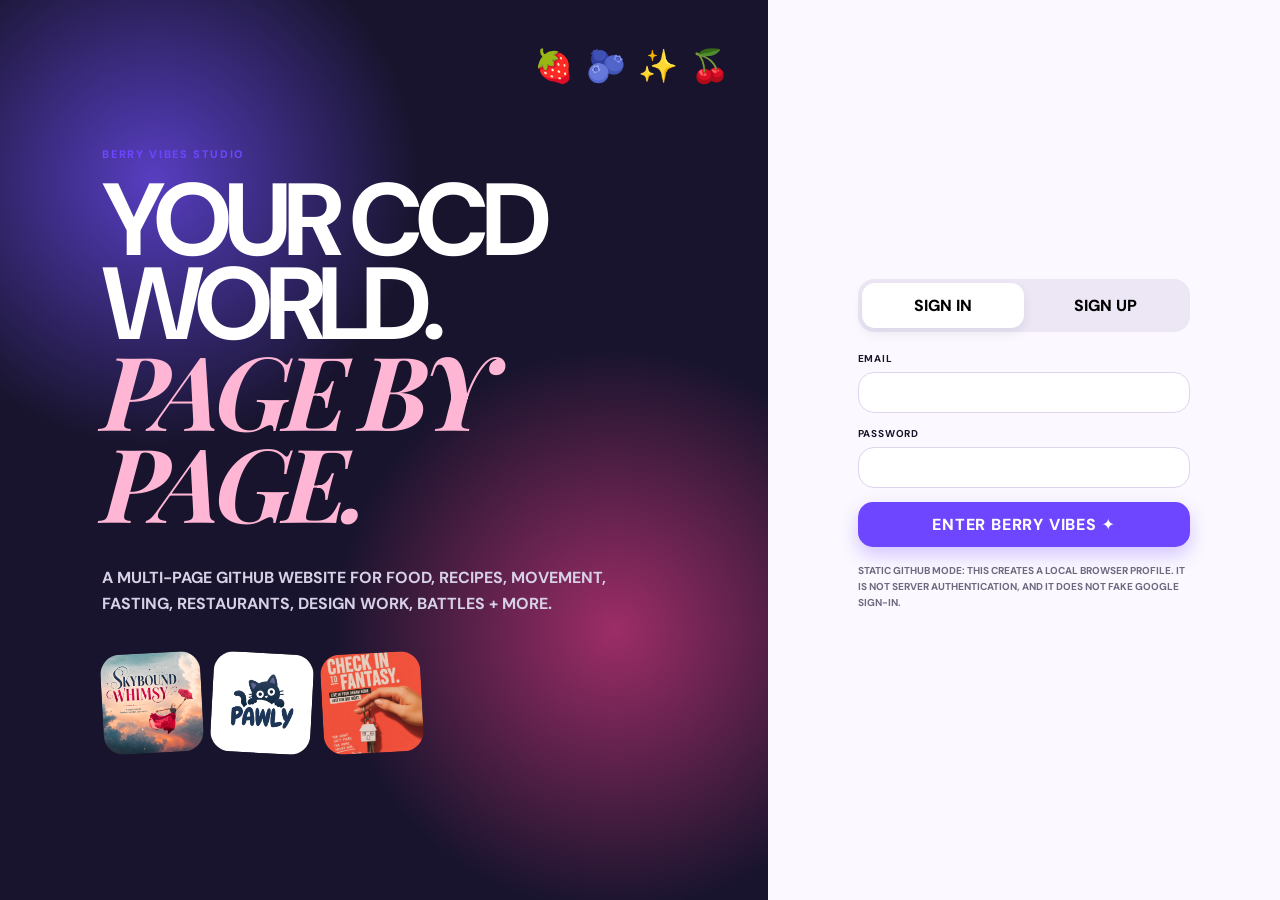
<file: index.html>
<!doctype html>
<html lang="en"><head><meta charset="utf-8"><meta name="viewport" content="width=device-width,initial-scale=1">
<meta name="theme-color" content="#6e46ff"><meta name="description" content="Berry Vibes Studio — playful multi-page Cozy Core Diet website.">
<title>TODAY, BUT MAKE IT BERRY. · Berry Vibes Studio</title>
<link rel="preconnect" href="https://fonts.googleapis.com"><link rel="preconnect" href="https://fonts.gstatic.com" crossorigin>
<link href="https://fonts.googleapis.com/css2?family=DM+Sans:wght@500;600;700;800&family=Playfair+Display:ital,wght@0,700;1,700&display=swap" rel="stylesheet">
<link rel="stylesheet" href="style.css"></head>
<body data-page="index">
<div class="grain" aria-hidden="true"></div><div class="cursor-glow" id="cursorGlow" aria-hidden="true"></div>
<aside class="rail">
      <a class="brand-lockup" href="index.html"><span class="berry-mark">B</span><span><b>BERRY VIBES</b><small>CCD STUDIO</small></span></a>
      <nav class="rail-nav" aria-label="Website pages"><a class="nav-link active" href="index.html"><span>✨</span><b>TODAY</b></a><a class="nav-link " href="foods.html"><span>🍽️</span><b>FOOD + SOTD</b></a><a class="nav-link " href="recipes.html"><span>🧪</span><b>RECIPE LAB</b></a><a class="nav-link " href="movement.html"><span>🚶🏽‍♀️</span><b>MOVEMENT</b></a><a class="nav-link " href="fasting.html"><span>⏳</span><b>FASTING</b></a><a class="nav-link " href="restaurants.html"><span>🍟</span><b>RESTAURANTS</b></a><a class="nav-link " href="battle.html"><span>🏆</span><b>FOOD BATTLE</b></a><a class="nav-link " href="shop.html"><span>🛍️</span><b>DESIGN SHOP</b></a><a class="nav-link " href="facts.html"><span>💬</span><b>FUN FACTS</b></a><a class="nav-link " href="bio.html"><span>🎨</span><b>BIO</b></a><a class="nav-link " href="profile.html"><span>👤</span><b>PROFILE</b></a></nav>
      <div class="rail-foot"><button class="ghost-button compact" data-signout>↪ SIGN OUT</button><small>GITHUB PAGES · LOCAL-FIRST</small></div>
    </aside>
<main class="page-shell">
  <header class="page-top"><div><span class="eyebrow" data-greeting>HELLO ✨</span><h1>TODAY, BUT MAKE IT BERRY.</h1><p>A focused dashboard — not a landing page. Your food, movement, water, fasting and next moves live here.</p></div><div class="profile-chip" data-profile-chip><span>🍓</span><b>BERRY PROFILE</b></div></header>
  
<section class="hero-panel dashboard-hero tilt-card"><div><span class="mini-kicker">DAILY BERRY BOARD</span><h2>YOUR DAY AT A GLANCE.</h2><p>Tap into another page when you want to log, build, compare, shop or customize. Nothing is crammed into one mega-page.</p></div><div class="orbit-badge"><span>✦</span><b id="todayDate">TODAY</b><small id="todayTime">--:--</small></div></section>
<section class="stat-grid" id="dashboardStats"></section>
<section class="split-grid"><article class="panel"><div class="section-head"><div><span class="mini-kicker">HORIZONTAL MACRO TRACKER</span><h2>FOOD TOTALS</h2></div><span class="pill">2,100–2,150 KCAL REFERENCE</span></div><div id="macroBars" class="bars"></div><div class="maintenance-strip"><div><b id="maintenanceText">NO FOOD LOGGED YET.</b><small>MOVEMENT BURN STAYS SEPARATE.</small></div><div class="track"><span id="maintenanceFill"></span></div></div></article>
<article class="panel"><div class="section-head"><div><span class="mini-kicker">HORIZONTAL FOOD PYRAMID</span><h2>DAY MIX</h2></div><span class="pill mint">AUTO-SORTED</span></div><div id="pyramidBars" class="bars"></div></article></section>
<section class="panel"><div class="section-head"><div><span class="mini-kicker">AUTOMATIC CLICK-TIME LOGS</span><h2>RECENT ACTIVITY</h2></div><button class="ghost-button" id="clearToday">CLEAR TODAY</button></div><div id="recentLogs" class="log-list"></div></section>
<section class="panel choice-panel"><div class="section-head"><div><span class="mini-kicker">5 MULTIPLE CHOICES</span><h2>WHAT'S NEXT?</h2></div><span class="pill coral">PICK A PORTAL</span></div><div class="choice-grid"><a href="foods.html">A · LOG FOOD 🍽️</a><a href="recipes.html">B · BUILD A RECIPE 🧪</a><a href="movement.html">C · LOG MOVEMENT 🚶🏽‍♀️</a><a href="battle.html">D · START A BATTLE 🏆</a><a href="shop.html">E · BROWSE DESIGNS 🛍️</a></div></section>

  <footer class="make-footer"><span>🍓 ✦ 🫐 ✦ 🍒</span><strong>LET'S MAKE... 😋😍😎</strong></footer>
</main>
<div class="toast" id="toast" role="status" aria-live="polite"></div>
<script src="script.js"></script></body></html>
</file>
<file: style.css>
:root{--accent:#6e46ff;--accent2:#ff5c99;--ink:#181529;--muted:#6f6980;--bg:#fbf8ff;--card:#fff;--line:#e9e1f4;--cream:#fff8e9;--mint:#dff8ec;--coral:#ffe0e6;--lav:#eee7ff;--blue:#dff1ff;--shadow:0 20px 50px rgba(52,32,84,.12);--radius:30px}*{box-sizing:border-box}html{scroll-behavior:smooth}body{margin:0;background:var(--bg);color:var(--ink);font-family:"DM Sans",system-ui,sans-serif;font-weight:700;min-height:100vh}button,input,select,textarea{font:inherit}button,a{tap-highlight-color:transparent}a{color:inherit;text-decoration:none}.grain{position:fixed;inset:0;pointer-events:none;z-index:-1;opacity:.13;background-image:url("data:image/svg+xml,%3Csvg viewBox='0 0 180 180' xmlns='http://www.w3.org/2000/svg'%3E%3Cfilter id='n'%3E%3CfeTurbulence type='fractalNoise' baseFrequency='.9' numOctaves='3' stitchTiles='stitch'/%3E%3C/filter%3E%3Crect width='100%25' height='100%25' filter='url(%23n)' opacity='.22'/%3E%3C/svg%3E")}.cursor-glow{position:fixed;width:240px;height:240px;border-radius:50%;background:radial-gradient(circle,color-mix(in srgb,var(--accent) 16%,transparent),transparent 68%);pointer-events:none;z-index:-1;transform:translate(-50%,-50%)}.rail{position:fixed;left:20px;top:20px;bottom:20px;width:250px;background:#181529;color:white;border-radius:34px;padding:22px;display:flex;flex-direction:column;z-index:20;box-shadow:var(--shadow)}.brand-lockup{display:flex;gap:12px;align-items:center;padding:6px 4px 18px}.berry-mark{width:46px;height:46px;border-radius:17px;display:grid;place-items:center;background:linear-gradient(135deg,var(--accent),var(--accent2));font-family:"Playfair Display",serif;font-size:26px}.brand-lockup b{display:block;font-size:18px;letter-spacing:.02em}.brand-lockup small{display:block;color:#cfc9df;margin-top:2px;font-size:11px;letter-spacing:.12em}.rail-nav{display:flex;flex-direction:column;gap:6px;overflow:auto;padding-right:2px}.nav-link{display:flex;align-items:center;gap:12px;padding:11px 13px;border-radius:16px;color:#dcd7ea;transition:.2s}.nav-link span{font-size:20px}.nav-link b{font-size:12px;letter-spacing:.05em}.nav-link:hover,.nav-link.active{background:white;color:var(--ink);transform:translateX(4px)}.rail-foot{margin-top:auto;display:grid;gap:8px}.rail-foot small{color:#9f98b4;font-size:9px;letter-spacing:.11em}.page-shell{margin-left:290px;max-width:1500px;padding:28px 34px 60px}.page-top{display:flex;justify-content:space-between;align-items:flex-start;gap:22px;margin-bottom:22px}.page-top h1{font-size:clamp(42px,6vw,88px);line-height:.9;margin:10px 0 14px;letter-spacing:-.055em;max-width:1000px}.page-top p{font-size:16px;color:var(--muted);max-width:820px;margin:0;line-height:1.6}.eyebrow,.mini-kicker{font-size:11px;letter-spacing:.15em;color:var(--accent);font-weight:800}.profile-chip{background:var(--card);border:1px solid var(--line);padding:10px 14px;border-radius:18px;display:flex;align-items:center;gap:8px;white-space:nowrap;box-shadow:0 8px 24px rgba(52,32,84,.07)}.profile-chip span{font-size:22px}.profile-chip b{font-size:11px;letter-spacing:.08em}.panel,.hero-panel{background:var(--card);border:1px solid var(--line);border-radius:var(--radius);padding:24px;box-shadow:0 10px 30px rgba(52,32,84,.07);margin-bottom:20px;position:relative;overflow:hidden}.panel:after{content:"";position:absolute;width:120px;height:120px;border-radius:50%;background:linear-gradient(135deg,color-mix(in srgb,var(--accent) 10%,transparent),transparent);right:-50px;top:-50px;pointer-events:none}.section-head,.shop-head{display:flex;justify-content:space-between;align-items:center;gap:16px;margin-bottom:18px}.section-head h2,.shop-head h2,.panel h2{font-size:clamp(24px,3vw,42px);margin:4px 0 0;letter-spacing:-.035em}.pill{display:inline-flex;align-items:center;background:var(--lav);padding:8px 12px;border-radius:999px;font-size:10px;letter-spacing:.08em;color:#4e37a8}.pill.mint{background:var(--mint);color:#17684c}.pill.coral{background:var(--coral);color:#9c294f}.hero-panel{min-height:250px;display:grid;grid-template-columns:1.4fr .6fr;align-items:center;background:linear-gradient(135deg,#1b1630 0%,#2a1f48 45%,color-mix(in srgb,var(--accent) 85%,#392c58) 100%);color:white}.dashboard-hero h2{font-family:"Playfair Display",serif;font-size:clamp(38px,5vw,72px);margin:8px 0}.dashboard-hero p{color:#e7e0f7;max-width:680px;line-height:1.6}.orbit-badge{justify-self:end;width:180px;aspect-ratio:1;border-radius:50%;background:radial-gradient(circle at 35% 30%,#fff,#f9e4ff 44%,#ffb0d0 45%,#7757ff 72%,#1b1630 73%);color:#1b1630;display:grid;place-items:center;align-content:center;box-shadow:inset 0 0 0 10px rgba(255,255,255,.25);animation:float 4s ease-in-out infinite}.orbit-badge span{font-size:28px}.orbit-badge b{font-size:20px}.orbit-badge small{font-size:12px}.stat-grid{display:grid;grid-template-columns:repeat(5,minmax(0,1fr));gap:14px;margin-bottom:20px}.stat-card{padding:18px;border-radius:24px;border:1px solid var(--line);background:var(--card);min-height:120px;display:flex;flex-direction:column;justify-content:space-between}.stat-card:nth-child(2){background:var(--mint)}.stat-card:nth-child(3){background:var(--cream)}.stat-card:nth-child(4){background:var(--blue)}.stat-card:nth-child(5){background:var(--coral)}.stat-card span{font-size:11px;letter-spacing:.1em}.stat-card strong{font-size:30px;letter-spacing:-.04em}.split-grid{display:grid;grid-template-columns:1fr 1fr;gap:20px}.bars{display:grid;gap:14px}.bar-row{display:grid;grid-template-columns:120px 1fr 80px;align-items:center;gap:12px}.bar-row b{font-size:11px;letter-spacing:.08em}.bar-row strong{text-align:right;font-size:13px}.track,.bar-track{height:14px;background:#eeeaf4;border-radius:999px;overflow:hidden}.bar-fill,.track span{display:block;height:100%;border-radius:inherit;background:linear-gradient(90deg,var(--accent),var(--accent2));transition:width .6s cubic-bezier(.2,.8,.2,1)}.maintenance-strip{margin-top:22px;background:#19162a;color:white;border-radius:22px;padding:16px;display:grid;gap:12px}.maintenance-strip b,.maintenance-strip small{display:block}.maintenance-strip small{color:#c9c2d9;margin-top:4px;font-size:10px}.log-list{display:grid;gap:10px}.log-entry{display:grid;grid-template-columns:42px 1fr auto;gap:12px;align-items:center;padding:13px 14px;border:1px solid var(--line);border-radius:18px;background:#fff}.log-entry>span{font-size:26px}.log-entry b{display:block;font-size:13px}.log-entry small{display:block;color:var(--muted);font-size:10px;margin-top:3px}.log-entry strong{font-size:12px}.empty{padding:28px;text-align:center;border:1px dashed #d9d1e7;border-radius:20px;color:var(--muted)}.choice-grid{display:grid;grid-template-columns:repeat(5,1fr);gap:12px}.choice-grid a{min-height:110px;border-radius:22px;padding:18px;background:linear-gradient(145deg,var(--lav),#fff);border:1px solid var(--line);display:flex;align-items:flex-end;font-size:13px;transition:.2s}.choice-grid a:hover{transform:translateY(-5px) rotate(-1deg);box-shadow:var(--shadow)}.filter-row{display:flex;gap:10px;flex-wrap:wrap;margin-bottom:18px}.control{border:1px solid #ded5ed;background:#fff;border-radius:16px;padding:13px 14px;outline:none;color:var(--ink);min-width:180px}.control:focus{border-color:var(--accent);box-shadow:0 0 0 4px color-mix(in srgb,var(--accent) 13%,transparent)}input.control{flex:1}.card-grid{display:grid;grid-template-columns:repeat(3,minmax(0,1fr));gap:16px}.food-card,.recipe-card{border:1px solid var(--line);border-radius:24px;overflow:hidden;background:#fff;transition:.2s}.food-card:hover,.recipe-card:hover,.shop-card:hover{transform:translateY(-5px);box-shadow:var(--shadow)}.food-card img,.recipe-card img{width:100%;height:170px;object-fit:cover;display:block}.card-body{padding:16px}.card-body h3{font-size:18px;margin:5px 0 8px;line-height:1.05}.card-body p{font-size:11px;color:var(--muted);line-height:1.5}.macro-chips{display:flex;gap:6px;flex-wrap:wrap;margin:10px 0}.macro-chips span{font-size:9px;background:#f3eff8;padding:6px 8px;border-radius:999px}.card-actions,.button-row{display:flex;gap:8px;flex-wrap:wrap}.primary-button,.ghost-button,.wide-button,.upload-button{border:0;border-radius:15px;padding:12px 15px;font-weight:800;letter-spacing:.05em;cursor:pointer}.primary-button{background:var(--accent);color:white;box-shadow:0 8px 18px color-mix(in srgb,var(--accent) 28%,transparent)}.ghost-button{background:#f3eff8;color:var(--ink)}.ghost-button.compact{font-size:10px;padding:9px 10px}.wide-button{width:100%;margin-top:16px;background:#19162a;color:white}.primary-button.wide,.wide{width:100%}.sotd-grid{display:grid;grid-template-columns:repeat(2,1fr);gap:12px}.sotd-card{border-radius:22px;min-height:170px;padding:16px;background-size:cover;background-position:center;position:relative;overflow:hidden;color:white}.sotd-card:before{content:"";position:absolute;inset:0;background:linear-gradient(180deg,rgba(12,8,22,.05),rgba(12,8,22,.88))}.sotd-card>*{position:relative;z-index:1}.sotd-card h3{margin-top:70px;margin-bottom:6px}.sotd-card p{font-size:9px}.sotd-card button{border:0;border-radius:999px;padding:8px 10px;font-size:10px;font-weight:800}.water-visual{display:grid;grid-template-columns:180px 1fr;gap:20px;align-items:center}.water-orb{width:170px;aspect-ratio:1;border-radius:50%;background:radial-gradient(circle at 40% 28%,#fff 0 8%,#b8ecff 9% 40%,#48bdf0 41% 70%,#236cc0 71%);display:grid;place-items:center;align-content:center;color:#103869;box-shadow:inset 0 0 0 10px rgba(255,255,255,.3)}.water-orb b{font-size:44px}.water-orb span{font-size:12px}.water-actions{display:grid;grid-template-columns:1fr 1fr;gap:10px}.water-actions button,.duration-grid button,.fast-grid button,.battle-mode button,.unit-switch button{border:1px solid var(--line);background:white;border-radius:15px;padding:12px;font-weight:800;cursor:pointer}.water-actions button:hover,.duration-grid button.active,.fast-grid button.active,.battle-mode button.active,.unit-switch button.active{background:var(--accent);color:white;border-color:var(--accent)}.dialog{border:0;border-radius:30px;padding:0;max-width:min(850px,92vw);width:100%;box-shadow:0 40px 120px rgba(20,12,45,.34);background:#fff}.dialog::backdrop{background:rgba(20,12,45,.62);backdrop-filter:blur(7px)}.dialog-x{position:absolute;right:16px;top:14px;width:42px;height:42px;border:0;border-radius:50%;background:#181529;color:white;font-size:24px;z-index:2;cursor:pointer}.dialog-inner{padding:28px}.dialog-hero{display:grid;grid-template-columns:250px 1fr;gap:20px;align-items:center}.dialog-hero img{width:100%;height:250px;object-fit:cover;border-radius:24px}.dialog-inner h2{font-size:38px;margin:4px 0 10px}.vertical-ingredients{display:grid;gap:8px;margin:18px 0}.vertical-ingredients div{display:grid;grid-template-columns:42px 1fr;gap:10px;align-items:center;padding:10px 12px;border-radius:15px;background:#f7f3fb}.vertical-ingredients b{width:32px;height:32px;border-radius:50%;display:grid;place-items:center;background:var(--accent);color:white;font-size:11px}.what-expect{background:var(--cream);border-radius:20px;padding:16px;margin:16px 0}.what-expect h3{margin:0 0 8px}.what-expect p{margin:0;color:#665d6b;line-height:1.55}.recipe-facts,.fact-stack{display:grid;gap:9px}.recipe-facts div,.fact-stack>div{padding:12px 14px;border-radius:16px;background:#f3eff8;font-size:11px}.lab-layout{display:grid;grid-template-columns:1.35fr .65fr;gap:20px}.field{display:grid;gap:7px;font-size:10px;letter-spacing:.08em;margin-bottom:12px}.builder-add{display:grid;grid-template-columns:1.3fr 1fr auto auto;gap:10px;align-items:center}.ingredient-stack{display:grid;gap:8px;margin:14px 0}.ingredient-row{display:grid;grid-template-columns:1fr auto auto;gap:10px;align-items:center;background:#f7f3fb;padding:11px 12px;border-radius:15px}.ingredient-row small{color:var(--muted)}.ingredient-row button{border:0;background:#ffe1e8;border-radius:12px;padding:8px 10px;cursor:pointer}.nutrition-ribbon{display:grid;grid-template-columns:repeat(5,1fr);gap:8px;margin:16px 0}.nutrition-ribbon div{padding:12px;border-radius:16px;background:#19162a;color:white;text-align:center}.nutrition-ribbon strong{display:block;font-size:20px}.nutrition-ribbon span{font-size:8px;color:#cbc5d8}.unit-switch{display:flex;gap:8px;margin:12px 0}.unit-reference{display:grid;gap:8px;margin-top:12px}.unit-reference span{padding:10px 12px;background:#f6f2fa;border-radius:14px;font-size:11px}.movement-grid{display:grid;grid-template-columns:repeat(5,1fr);gap:12px}.movement-card{min-height:180px;border:1px solid var(--line);border-radius:24px;padding:17px;background:linear-gradient(145deg,#fff,var(--lav));cursor:pointer;transition:.2s}.movement-card.active{background:linear-gradient(145deg,var(--accent),color-mix(in srgb,var(--accent) 65%,#ff9ac7));color:white;transform:translateY(-5px)}.movement-card span{font-size:40px}.movement-card h3{margin:20px 0 4px}.movement-card p{font-size:10px;line-height:1.45}.duration-grid{display:grid;grid-template-columns:repeat(6,1fr);gap:8px}.movement-estimate{margin:18px 0;border-radius:22px;padding:18px;background:#181529;color:white}.movement-estimate b{display:block;font-size:34px}.movement-estimate span{font-size:9px;color:#c9c2d9}.fast-grid{display:grid;grid-template-columns:repeat(6,1fr);gap:10px}.fast-grid button{min-height:110px;font-size:22px}.fast-grid button span{display:block;font-size:10px;margin-top:4px;opacity:.7}.fast-status{display:grid;grid-template-columns:190px 1fr;gap:22px;align-items:center}.fast-ring{width:175px;aspect-ratio:1;border-radius:50%;display:grid;place-items:center;background:conic-gradient(var(--accent) var(--fast-progress,0%),#ebe5f3 0);position:relative}.fast-ring:after{content:"";position:absolute;inset:16px;background:#fff;border-radius:50%}.fast-ring span{position:relative;z-index:1;font-size:45px}.restaurant-tabs{display:flex;gap:10px;overflow:auto;padding-bottom:8px;margin-bottom:16px}.restaurant-tabs button{border:1px solid var(--line);background:white;border-radius:999px;padding:10px 13px;white-space:nowrap;font-weight:800;cursor:pointer}.restaurant-tabs button.active{background:#181529;color:white}.restaurant-items{display:grid;grid-template-columns:repeat(3,1fr);gap:14px}.restaurant-card{border:1px solid var(--line);border-radius:24px;overflow:hidden}.restaurant-card img{width:100%;height:150px;object-fit:cover}.restaurant-card .card-body{min-height:190px}.portion-buttons{display:flex;gap:6px;flex-wrap:wrap}.portion-buttons button{border:0;border-radius:999px;padding:7px 9px;font-size:9px;background:#f3eff8;cursor:pointer}.lookup-result{margin-top:14px;padding:16px;border-radius:18px;background:#f6f2fa;font-size:11px;line-height:1.55}.battle-stage{background:linear-gradient(135deg,#fff,var(--lav))}.battle-controls{display:grid;grid-template-columns:1fr 90px 1fr;gap:16px;align-items:end}.battle-controls label{display:grid;gap:8px;font-size:11px}.versus{width:70px;height:70px;border-radius:50%;display:grid;place-items:center;background:#181529;color:white;font-size:25px;justify-self:center}.battle-mode{display:flex;gap:8px;flex-wrap:wrap;justify-content:center;margin:20px 0}.battle-launch{display:block;margin:auto;font-size:16px;padding:15px 24px}.battle-arena{display:grid;grid-template-columns:1fr auto 1fr;gap:14px;margin-top:22px}.fighter{background:white;border-radius:24px;padding:18px;border:1px solid var(--line)}.fighter img{width:100%;height:200px;object-fit:cover;border-radius:18px}.fighter h3{font-size:22px;margin:10px 0}.winner-badge{align-self:center;text-align:center}.winner-badge strong{display:block;font-size:64px;animation:pop .5s ease}.winner-badge span{font-size:12px}.shop-counters{display:flex;gap:8px}.shop-counters button{border:0;border-radius:14px;padding:10px 12px;background:#181529;color:white;cursor:pointer}.shop-grid{display:grid;grid-template-columns:repeat(3,1fr);gap:16px}.shop-card{border:1px solid var(--line);border-radius:24px;overflow:hidden;background:white;transition:.2s}.shop-card img{width:100%;aspect-ratio:1/1.05;object-fit:cover;display:block}.shop-card .card-body{display:grid;gap:8px}.price-row{display:flex;justify-content:space-between;align-items:center}.price-row strong{font-size:22px}.shop-actions{display:grid;grid-template-columns:1fr auto auto;gap:7px}.shop-actions button{border:0;border-radius:13px;padding:10px;font-weight:800;cursor:pointer}.shop-actions button:first-child{background:var(--accent);color:white}.cart-list{display:grid;gap:10px;margin:14px 0}.cart-item{display:grid;grid-template-columns:70px 1fr auto;gap:12px;align-items:center}.cart-item img{width:70px;height:70px;object-fit:cover;border-radius:14px}.cart-total{display:flex;justify-content:space-between;font-size:22px;padding:16px 0;border-top:1px solid var(--line)}.fact-grid{display:grid;grid-template-columns:repeat(3,1fr);gap:14px}.fact-card{border:1px solid var(--line);border-radius:22px;padding:16px;background:white}.fact-card h3{font-size:18px;margin:5px 0 12px}.bio-hero{display:grid;grid-template-columns:1.2fr .8fr;gap:24px;align-items:center;background:linear-gradient(135deg,#181529,#34245a);color:white}.bio-hero p{color:#ddd6ed;line-height:1.7}.bio-hero img{width:100%;border-radius:24px}.bio-tags{display:flex;gap:7px;flex-wrap:wrap}.bio-tags span{background:rgba(255,255,255,.12);padding:7px 10px;border-radius:999px;font-size:9px}.portfolio-strip{display:grid;grid-template-columns:repeat(4,1fr);gap:12px;margin-bottom:20px}.portfolio-strip figure{margin:0;border-radius:24px;overflow:hidden;background:white;border:1px solid var(--line)}.portfolio-strip img{width:100%;aspect-ratio:1;object-fit:cover;display:block}.portfolio-strip figcaption{padding:10px 12px;font-size:10px}.profile-layout{display:grid;grid-template-columns:.4fr 1fr;gap:20px}.profile-card{text-align:center}.profile-photo{width:190px;aspect-ratio:1;border-radius:50%;margin:0 auto 14px;background:linear-gradient(135deg,var(--lav),var(--coral));display:grid;place-items:center;font-size:70px;background-size:cover;background-position:center}.upload-button{display:inline-block;background:#181529;color:white;cursor:pointer}.profile-mini{margin-top:14px;font-size:12px;color:var(--muted)}.profile-form{display:grid;gap:10px}.profile-form label{display:grid;gap:6px;font-size:10px;letter-spacing:.07em}.two-fields{display:grid;grid-template-columns:1fr 1fr;gap:10px}.theme-grid{display:grid;grid-template-columns:repeat(6,1fr);gap:10px}.theme-choice{min-height:90px;border-radius:20px;border:3px solid transparent;cursor:pointer;position:relative}.theme-choice.active{border-color:#181529}.theme-choice b{position:absolute;left:10px;bottom:8px;background:white;padding:5px 7px;border-radius:999px;font-size:8px}.accent-row{display:flex;justify-content:space-between;align-items:center;margin-top:18px}.accent-row label{display:flex;gap:10px;align-items:center;font-size:10px}.accent-row input{width:60px;height:42px;border:0;background:transparent}.make-footer{margin-top:40px;background:#181529;color:white;border-radius:28px;padding:22px 26px;display:flex;justify-content:space-between;align-items:center}.make-footer strong{font-family:"Playfair Display",serif;font-size:clamp(24px,4vw,48px)}.toast{position:fixed;right:24px;bottom:24px;background:#181529;color:white;padding:13px 16px;border-radius:15px;transform:translateY(120px);opacity:0;transition:.25s;z-index:100;font-size:11px;box-shadow:var(--shadow)}.toast.show{transform:none;opacity:1}.login-body{background:#161229;color:white}.login-shell{min-height:100vh;display:grid;grid-template-columns:1.2fr .8fr}.login-art{padding:8vw;display:flex;flex-direction:column;justify-content:center;position:relative;overflow:hidden;background:radial-gradient(circle at 20% 20%,#573ec1,transparent 28%),radial-gradient(circle at 80% 70%,#9d2d67,transparent 32%),#18142d}.login-art h1{font-size:clamp(54px,8vw,120px);line-height:.82;letter-spacing:-.07em;margin:18px 0}.login-art h1 em{font-family:"Playfair Display",serif;color:#ffb6d4}.login-art p{max-width:700px;color:#d7d0e6;line-height:1.6}.login-mini-gallery{display:flex;gap:10px;margin-top:20px}.login-mini-gallery img{width:100px;height:100px;object-fit:cover;border-radius:20px;transform:rotate(-3deg)}.login-mini-gallery img:nth-child(2){transform:rotate(3deg)}.login-orbit{position:absolute;right:5%;top:5%;font-size:32px;display:flex;gap:12px;animation:float 4s ease-in-out infinite}.login-card{background:var(--bg);color:var(--ink);padding:7vw;display:flex;flex-direction:column;justify-content:center}.auth-tabs{display:grid;grid-template-columns:1fr 1fr;background:#ece6f5;border-radius:16px;padding:4px;margin-bottom:20px}.auth-tabs button{border:0;background:transparent;border-radius:13px;padding:12px;font-weight:800;cursor:pointer}.auth-tabs button.active{background:white;box-shadow:0 5px 12px rgba(40,26,70,.08)}.auth-form{display:grid;gap:14px}.auth-form label{display:grid;gap:7px;font-size:10px;letter-spacing:.08em}.auth-note{font-size:10px;line-height:1.6;color:var(--muted);margin-top:16px}.hidden{display:none!important}@keyframes float{50%{transform:translateY(-10px) rotate(2deg)}}@keyframes pop{0%{transform:scale(.2) rotate(-20deg)}70%{transform:scale(1.18) rotate(4deg)}100%{transform:scale(1)}}
body.theme-blueberry{--bg:#f3f6ff;--card:#fff;--accent:#365adf;--accent2:#8a79ff;--lav:#e5e9ff;--coral:#ffe4f0;--mint:#dff8ee}body.theme-peach{--bg:#fff7f2;--accent:#ff7a59;--accent2:#ff4d8d;--lav:#ffe9e1;--coral:#ffd9e6;--mint:#e7f7e8}body.theme-mint{--bg:#f3fff9;--accent:#1a9c78;--accent2:#66c4a7;--lav:#e4f5ee;--coral:#ffe2e8;--mint:#d4f5e8}body.theme-midnight{--bg:#11111b;--card:#1b1b28;--ink:#f7f4ff;--muted:#a9a3ba;--line:#302d40;--lav:#2b2740;--coral:#3b2230;--mint:#17372d;--cream:#332f22}body.theme-purple{--bg:#f9f4ff;--accent:#8a3ffc;--accent2:#d64dd8;--lav:#efe2ff}body.theme-sunshine{--bg:#fffdf2;--accent:#e5a400;--accent2:#ff6e6e;--lav:#fff2bf;--cream:#fff2c9}body.theme-red{--bg:#fff6f6;--accent:#d7263d;--accent2:#ff7d8a;--lav:#ffe5e7}body.theme-cloud{--bg:#f6f8fb;--accent:#667085;--accent2:#98a2b3;--lav:#edf0f5}body.theme-magenta{--bg:#fff5fb;--accent:#d91e8c;--accent2:#8a3ffc;--lav:#f7def0}
@media(max-width:1150px){.stat-grid{grid-template-columns:repeat(3,1fr)}.card-grid,.shop-grid,.fact-grid{grid-template-columns:repeat(2,1fr)}.movement-grid{grid-template-columns:repeat(3,1fr)}.fast-grid{grid-template-columns:repeat(3,1fr)}.choice-grid{grid-template-columns:repeat(3,1fr)}.restaurant-items{grid-template-columns:repeat(2,1fr)}.theme-grid{grid-template-columns:repeat(4,1fr)}}
@media(max-width:900px){.rail{position:sticky;top:0;left:0;bottom:auto;width:auto;border-radius:0;padding:10px 14px;flex-direction:row;align-items:center}.brand-lockup{padding:0;min-width:170px}.berry-mark{width:38px;height:38px}.rail-nav{flex-direction:row;overflow:auto}.nav-link{padding:9px 11px;white-space:nowrap}.nav-link b{display:none}.rail-foot{display:none}.page-shell{margin-left:0;padding:22px 16px 50px}.page-top{display:block}.profile-chip{display:none}.hero-panel,.split-grid,.lab-layout,.bio-hero,.profile-layout{grid-template-columns:1fr}.orbit-badge{justify-self:start;margin-top:20px}.login-shell{grid-template-columns:1fr}.login-art{min-height:54vh;padding:50px 28px}.login-card{padding:40px 28px}.portfolio-strip{grid-template-columns:repeat(2,1fr)}.battle-controls{grid-template-columns:1fr}.versus{width:50px;height:50px}.battle-arena{grid-template-columns:1fr}.winner-badge{order:-1}.water-visual,.fast-status{grid-template-columns:1fr}.movement-grid{grid-template-columns:repeat(2,1fr)}.duration-grid{grid-template-columns:repeat(3,1fr)}}
@media(max-width:620px){.page-top h1{font-size:48px}.stat-grid,.card-grid,.shop-grid,.fact-grid,.restaurant-items{grid-template-columns:1fr}.choice-grid{grid-template-columns:1fr 1fr}.movement-grid{grid-template-columns:1fr 1fr}.fast-grid{grid-template-columns:1fr 1fr}.nutrition-ribbon{grid-template-columns:repeat(2,1fr)}.builder-add{grid-template-columns:1fr}.sotd-grid{grid-template-columns:1fr}.bar-row{grid-template-columns:80px 1fr 58px}.dialog-hero{grid-template-columns:1fr}.dialog-hero img{height:210px}.theme-grid{grid-template-columns:repeat(2,1fr)}.portfolio-strip{grid-template-columns:1fr 1fr}.make-footer{display:block}.make-footer strong{display:block;margin-top:6px}.section-head,.shop-head{align-items:flex-start;flex-direction:column}.two-fields{grid-template-columns:1fr}}
@media(prefers-reduced-motion:reduce){*{scroll-behavior:auto!important;animation:none!important;transition:none!important}}

/* === RESTAURANT API READY UPGRADE === */
.section-copy{margin:-4px 0 18px;color:var(--muted);font-size:11px;line-height:1.65}.personal-vault-grid{display:grid;grid-template-columns:repeat(2,minmax(0,1fr));gap:14px}.personal-vault-card{display:grid;grid-template-columns:auto 1fr auto;gap:14px;align-items:center;border:1px solid var(--line);border-radius:24px;padding:16px;background:linear-gradient(145deg,#fff,color-mix(in srgb,var(--lav) 55%,#fff));box-shadow:0 12px 30px rgba(42,25,72,.06)}.personal-vault-emoji{width:58px;height:58px;border-radius:18px;display:grid;place-items:center;font-size:30px;background:#181529;color:#fff}.personal-vault-card h3{margin:4px 0 8px;font-size:18px}.personal-vault-card small{display:block;margin-top:8px;color:var(--muted);font-size:9px;line-height:1.45}.personal-vault-actions{display:grid;gap:7px;min-width:115px}.lookup-button-row{display:grid;grid-template-columns:1fr auto;gap:9px;align-items:center}.lookup-card{display:grid;gap:15px}.lookup-title{display:flex;justify-content:space-between;gap:14px;align-items:flex-start}.lookup-title h3{margin:4px 0 5px;font-size:22px}.lookup-title p{margin:0;color:var(--muted);font-size:9px;line-height:1.5}.lookup-check{width:50px;height:50px;border-radius:16px;display:grid;place-items:center;background:#181529;color:white;font-size:25px;flex:0 0 auto}.lookup-actions{display:flex;gap:9px;flex-wrap:wrap}.lookup-loading{font-weight:800;letter-spacing:.03em;animation:lookupPulse 1.2s ease-in-out infinite}.lookup-error{color:#8b2444;font-weight:800;line-height:1.6}.lookup-error small{font-weight:600;color:var(--muted)}.endpoint-note{margin-top:14px;padding:14px 16px;border-radius:18px;background:#181529;color:white;font-size:10px;line-height:1.65}.endpoint-note code{color:#f7b6d4}.pill.berry{background:color-mix(in srgb,var(--accent) 16%,#fff);color:var(--accent)}@keyframes lookupPulse{50%{opacity:.45}}
@media(max-width:900px){.personal-vault-grid{grid-template-columns:1fr}.personal-vault-card{grid-template-columns:auto 1fr}.personal-vault-actions{grid-column:1/-1;grid-template-columns:1fr 1fr}.lookup-button-row{grid-template-columns:1fr}}
@media(max-width:620px){.personal-vault-card{grid-template-columns:1fr}.personal-vault-emoji{width:52px;height:52px}.personal-vault-actions{grid-template-columns:1fr}.lookup-title h3{font-size:18px}.lookup-actions{display:grid}.lookup-actions>*{width:100%}}
</file>
